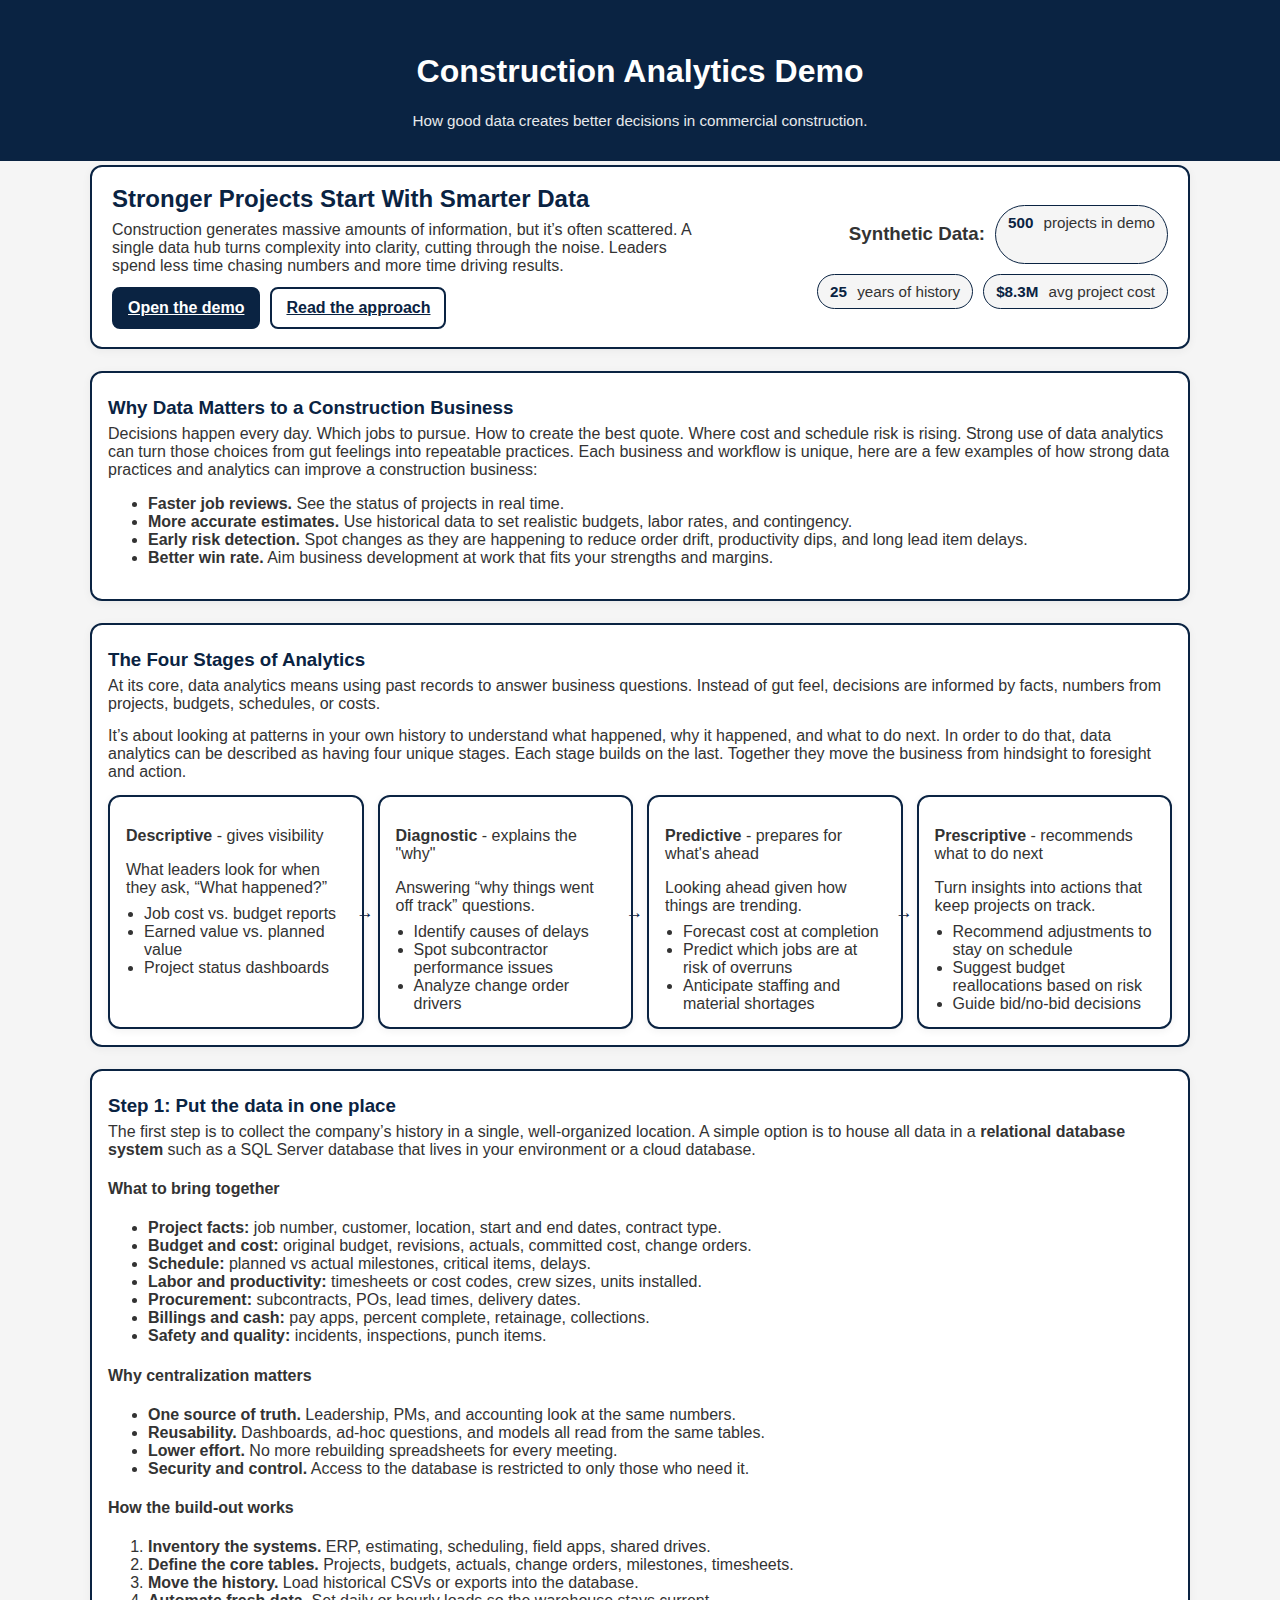
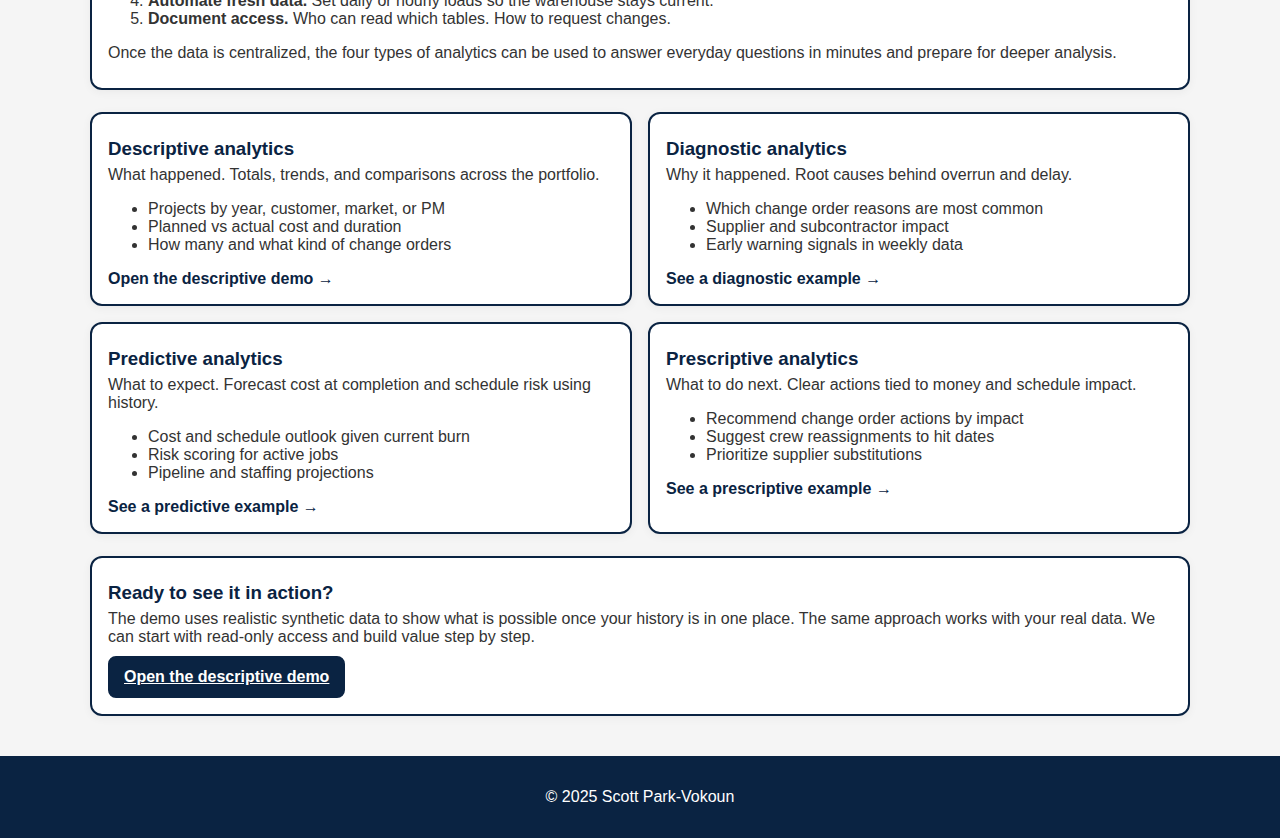
<file: index.html>
<!DOCTYPE html>
<html lang="en">
<head>
  <meta charset="UTF-8" />
  <meta name="viewport" content="width=device-width, initial-scale=1.0"/>
  <title>Construction Analytics Demo</title>
  <link rel="stylesheet" href="styles.css" />
</head>
<body>
  <!-- Header -->
  <header>
    <h1>Construction Analytics Demo</h1>
    <p class="subhead">How good data creates better decisions in commercial construction.</p>
  </header>

  <main class="home">
    <!-- Hero -->
    <section class="hero">
      <div class="hero-left">
        <h2>Stronger Projects Start With Smarter Data</h2>
        <p>
          Construction generates massive amounts of information, but it’s often scattered. A single data hub turns complexity into clarity, cutting through the noise. Leaders spend less time chasing numbers and more time driving results.
        </p>
        <div class="cta-row">
          <a class="btn primary" href="dashboards/descriptive.html">Open the demo</a>
          <a class="btn ghost" href="#why-data">Read the approach</a>
        </div>
      </div>
      <div class="hero-right">
        <h3 class="hero-right-title">Synthetic Data:</h3>
        <div class="chip"><span>500</span> projects in demo</div>
        <div class="chip"><span>25</span> years of history</div>
        <div class="chip"><span>$8.3M</span> avg project cost</div>
      </div>
    </section>

    <!-- Why data matters -->
    <section id="why-data" class="tiles-grid" style="grid-template-columns: 1fr;">
      <article class="tile-card">
        <h3>Why Data Matters to a Construction Business</h3>
        <p class="tile-copy">
          Decisions happen every day. Which jobs to pursue. How to create the best quote. Where cost and schedule risk is rising. Strong use of data analytics can turn those choices from gut feelings into repeatable practices. Each business and workflow is unique, here are a few examples of how strong data practices and analytics can improve a construction business:
        </p>
        <ul>
          <li><strong>Faster job reviews.</strong> See the status of projects in real time.</li>
          <li><strong>More accurate estimates.</strong> Use historical data to set realistic budgets, labor rates, and contingency.</li>
          <li><strong>Early risk detection.</strong> Spot changes as they are happening to reduce order drift, productivity dips, and long lead item delays.</li>
          <li><strong>Better win rate.</strong> Aim business development at work that fits your strengths and margins.</li>
        </ul>
      </article>
    </section>


    <!-- Four Stages of Analytics (bridge section) -->
<section id="analytics-stages" class="tiles-grid" style="grid-template-columns: 1fr;">
  <article class="tile-card">
    <h3>The Four Stages of Analytics</h3>
    <p class="stages-intro">
      At its core, data analytics means using past records to answer business questions. Instead of gut feel, decisions are informed by facts, numbers from projects, budgets, schedules, or costs.</p> 
    <p class="stages-intro">It’s about looking at patterns in your own history to understand what happened, why it happened, and what to do next. In order to do that, data analytics can be described as having four unique stages. Each stage builds on the last. Together they move the business from hindsight to foresight and action.
    </p>

    <div class="stage-flow">
      <article class="stage-card">
        <p><strong>Descriptive</strong> - gives visibility</p>
        <p class="stage-copy">What leaders look for when they ask, “What happened?”</p>
        <ul>
          <li>Job cost vs. budget reports</li>
          <li>Earned value vs. planned value</li>
          <li>Project status dashboards</li>
        </ul>
      </article>

      <article class="stage-card">
        <p><strong>Diagnostic</strong> - explains the "why"</p>
        <p class="stage-copy">Answering “why things went off track” questions.</p>
        <ul>
          <li>Identify causes of delays</li>
          <li>Spot subcontractor performance issues</li>
          <li>Analyze change order drivers</li>
        </ul>
      </article>

      <article class="stage-card">
        <p><strong>Predictive</strong> - prepares for what's ahead</p>
        <p class="stage-copy">Looking ahead given how things are trending.</p>
        <ul>
          <li>Forecast cost at completion</li>
          <li>Predict which jobs are at risk of overruns</li>
          <li>Anticipate staffing and material shortages</li>
        </ul>
      </article>

      <article class="stage-card">
        <p><strong>Prescriptive</strong> - recommends what to do next</p>
        <p class="stage-copy">Turn insights into actions that keep projects on track.</p>
        <ul>
          <li>Recommend adjustments to stay on schedule</li>
          <li>Suggest budget reallocations based on risk</li>
          <li>Guide bid/no-bid decisions</li>
        </ul>
      </article>
    </div>
  </article>
</section>



    <!-- Step 1: Centralize -->
    <section id="centralize" class="tiles-grid" style="grid-template-columns: 1fr;">
      <article class="tile-card">
        <h3>Step 1: Put the data in one place</h3>
        <p class="tile-copy">
          The first step is to collect the company’s history in a single, well-organized location. A simple option is to house all data in a <strong>relational database system</strong> such as a SQL Server database that lives in your environment or a cloud database.
        </p>

        <h4>What to bring together</h4>
        <ul>
          <li><strong>Project facts:</strong> job number, customer, location, start and end dates, contract type.</li>
          <li><strong>Budget and cost:</strong> original budget, revisions, actuals, committed cost, change orders.</li>
          <li><strong>Schedule:</strong> planned vs actual milestones, critical items, delays.</li>
          <li><strong>Labor and productivity:</strong> timesheets or cost codes, crew sizes, units installed.</li>
          <li><strong>Procurement:</strong> subcontracts, POs, lead times, delivery dates.</li>
          <li><strong>Billings and cash:</strong> pay apps, percent complete, retainage, collections.</li>
          <li><strong>Safety and quality:</strong> incidents, inspections, punch items.</li>
        </ul>

        <h4>Why centralization matters</h4>
        <ul>
          <li><strong>One source of truth.</strong> Leadership, PMs, and accounting look at the same numbers.</li>
          <li><strong>Reusability.</strong> Dashboards, ad-hoc questions, and models all read from the same tables.</li>
          <li><strong>Lower effort.</strong> No more rebuilding spreadsheets for every meeting.</li>
          <li><strong>Security and control.</strong> Access to the database is restricted to only those who need it.</li>
        </ul>

        <h4>How the build-out works</h4>
        <ol>
          <li><strong>Inventory the systems.</strong> ERP, estimating, scheduling, field apps, shared drives.</li>
          <li><strong>Define the core tables.</strong> Projects, budgets, actuals, change orders, milestones, timesheets.</li>
          <li><strong>Move the history.</strong> Load historical CSVs or exports into the database.</li>
          <li><strong>Automate fresh data.</strong> Set daily or hourly loads so the warehouse stays current.</li>
          <li><strong>Document access.</strong> Who can read which tables. How to request changes.</li>
        </ol>

        <p class="tile-copy">
          Once the data is centralized, the four types of analytics can be used to answer everyday questions in minutes and prepare for deeper analysis.
        </p>
      </article>
    </section>
    <!-- What we can do once data is centralized -->
    <section id="stages" class="tiles-grid">
      <article class="tile-card">
        <h3>Descriptive analytics</h3>
        <p class="tile-copy">What happened. Totals, trends, and comparisons across the portfolio.</p>
        <ul>
          <li>Projects by year, customer, market, or PM</li>
          <li>Planned vs actual cost and duration</li>
          <li>How many and what kind of change orders</li>
        </ul>
        <a class="tile-link" href="dashboards/descriptive.html">Open the descriptive demo →</a>
      </article>

      <article class="tile-card">
        <h3>Diagnostic analytics</h3>
        <p class="tile-copy">Why it happened. Root causes behind overrun and delay.</p>
        <ul>
          <li>Which change order reasons are most common</li>
          <li>Supplier and subcontractor impact</li>
          <li>Early warning signals in weekly data</li>
        </ul>
        <a class="tile-link" href="dashboards/diagnostic.html">See a diagnostic example →</a>
      </article>

      <article class="tile-card">
        <h3>Predictive analytics</h3>
        <p class="tile-copy">What to expect. Forecast cost at completion and schedule risk using history.</p>
        <ul>
          <li>Cost and schedule outlook given current burn</li>
          <li>Risk scoring for active jobs</li>
          <li>Pipeline and staffing projections</li>
        </ul>
        <a class="tile-link" href="dashboards/predictive.html">See a predictive example →</a>
      </article>

      <article class="tile-card">
        <h3>Prescriptive analytics</h3>
        <p class="tile-copy">What to do next. Clear actions tied to money and schedule impact.</p>
        <ul>
          <li>Recommend change order actions by impact</li>
          <li>Suggest crew reassignments to hit dates</li>
          <li>Prioritize supplier substitutions</li>
        </ul>
        <a class="tile-link" href="dashboards/prescriptive.html">See a prescriptive example →</a>
      </article>
    </section>

    <!-- Final CTA -->
    <section class="tiles-grid" style="grid-template-columns: 1fr;">
      <article class="tile-card">
        <h3>Ready to see it in action?</h3>
        <p class="tile-copy">
          The demo uses realistic synthetic data to show what is possible once your history is in one place.
          The same approach works with your real data. We can start with read-only access and build value step by step.
        </p>
        <a class="btn primary" href="dashboards/descriptive.html">Open the descriptive demo</a>
      </article>
    </section>
  </main>

  <footer>
    <p>© 2025 Scott Park-Vokoun</p>
  </footer>

  <!-- Make entire tile clickable via keyboard and mouse -->
  <script>
    document.querySelectorAll('.tile-card').forEach(card => {
      const link = card.querySelector('a.tile-link, .btn.primary');
      if (!link) return;
      card.tabIndex = 0;
      card.addEventListener('click', e => {
        if (e.target.tagName.toLowerCase() !== 'a') link.click();
      });
      card.addEventListener('keypress', e => {
        if (e.key === 'Enter' || e.key === ' ') link.click();
      });
      card.setAttribute('role', 'link');
      card.setAttribute('aria-label', link.textContent);
    });
  </script>
</body>
</html>
</file>
<file: styles.css>
:root {
  --navy-blue: #0A2342;
  --gold-accent: #CFAE5D;
  --light-bg: #F5F5F5;
  --text-dark: #333333;
  --text-light: #ffffff;
}

/* Base */
body {
  font-family: Arial, sans-serif;
  margin: 0;
  padding: 0;
  background: var(--light-bg);
  color: var(--text-dark);
}
header {
  background-color: var(--navy-blue);
  color: var(--text-light);
  padding: 2rem;
  text-align: center;
}
footer {
  background: var(--navy-blue);
  color: var(--text-light);
  text-align: center;
  padding: 1rem;
}

/* Cards */
.card { background: #fff; border: 2px solid var(--navy-blue); border-radius: 10px; }
.card h2 { color: var(--navy-blue); margin: 0 0 .5rem 0; }
.card p { margin: 0; }

/* Page container */
main { max-width: 1200px; margin: 0 auto; padding: 24px 16px 40px; }

/* Controls */
.controls {
  display: flex; align-items: center; justify-content: center; gap: 12px;
  margin: 8px 0 18px;
}
.controls select {
  padding: 0.5rem; font-size: 1rem; border: 1px solid var(--navy-blue); border-radius: 6px;
}

/* KPI cards grid */
.summary-cards {
  display: grid;
  grid-template-columns: repeat(auto-fit, minmax(240px, 1fr));
  gap: 16px;
  align-items: stretch;
  margin-bottom: 18px;
}
.summary-cards .card {
  padding: 16px 18px;
  min-height: 120px;
  display: flex; flex-direction: column; justify-content: space-between;
}
/* Put the 4th card on its own centered column (desktop) */
.summary-cards .card:nth-child(4) { grid-column: 2 / span 1; }

/* Charts grid */
.charts-grid {
  display: grid;
  gap: 16px;
  grid-template-columns: repeat(3, minmax(280px, 1fr));
}
.chart-card {
  padding: 12px 14px;
  height: 360px;
  display: flex; flex-direction: column;
  box-shadow: 0 2px 8px rgba(0,0,0,0.06);
}
.chart-card h3 { margin: 2px 0 10px; font-weight: 600; }
.chart-card canvas { flex: 1; }

/* Hover polish */
main .card { transition: transform .2s ease, box-shadow .2s ease; }
main .card:hover { transform: translateY(-2px); box-shadow: 0 6px 16px rgba(0,0,0,0.12); }

/* Responsive */
@media (max-width: 900px) {
  .summary-cards { grid-template-columns: repeat(2, minmax(220px, 1fr)); }
  .summary-cards .card:nth-child(4) { grid-column: auto; }
  .charts-grid { grid-template-columns: 1fr; }
}


/* ---------- Home / Landing ---------- */
.home {
  max-width: 1100px;
  margin: 0 auto;
  padding: 24px 16px 40px;
}

.subhead {
  margin: 6px 0 0;
  opacity: 0.9;
  font-size: 0.95rem;
}

/* Hero */
.hero {
  display: grid;
  grid-template-columns: 1.3fr 1fr;
  gap: 24px;
  align-items: center;
  background: #fff;
  border: 2px solid var(--navy-blue);
  border-radius: 12px;
  padding: 18px 20px;
  margin-top: -20px; /* pulls hero closer to header */
  box-shadow: 0 2px 10px rgba(0,0,0,0.05);
}
.hero-left h2 {
  margin: 0 0 8px;
  color: var(--navy-blue);
}
.hero-left p { margin: 0 0 12px; }
.cta-row { display: flex; gap: 10px; }

.btn {
  display: inline-block;
  padding: 10px 14px;
  border-radius: 8px;
  border: 2px solid var(--navy-blue);
  font-weight: 600;
}
.btn.primary { background: var(--navy-blue); color: #fff; }
.btn.ghost { background: transparent; color: var(--navy-blue); }
.btn:hover { transform: translateY(-1px); box-shadow: 0 4px 10px rgba(0,0,0,0.08); }

.hero-right {
  display: flex;
  flex-wrap: wrap;
  gap: 10px;
  justify-content: flex-end;
}
.chip {
  background: var(--light-bg);
  border: 1px solid var(--navy-blue);
  border-radius: 999px;
  padding: 8px 12px;
  font-size: 0.95rem;
}
.chip span { font-weight: 700; margin-right: 6px; color: var(--navy-blue); }

/* Tiles */
.tiles-grid {
  margin-top: 22px;
  display: grid;
  grid-template-columns: repeat(2, minmax(260px, 1fr));
  gap: 16px;
}
.tile-card {
  background: #fff;
  border: 2px solid var(--navy-blue);
  border-radius: 12px;
  padding: 16px;
  box-shadow: 0 2px 10px rgba(0,0,0,0.05);
  cursor: pointer;
  transition: transform .15s ease, box-shadow .15s ease;
}
.tile-card:hover { transform: translateY(-2px); box-shadow: 0 8px 20px rgba(0,0,0,0.10); }
.tile-icon { font-size: 1.4rem; }
.tile-card h3 { margin: 8px 0 6px; color: var(--navy-blue); }
.tile-copy { margin: 0 0 10px; }
.tile-link { color: var(--navy-blue); font-weight: 600; text-decoration: none; }
.tile-link:hover { color: var(--gold-accent); }

/* Responsive */
@media (max-width: 900px) {
  .hero { grid-template-columns: 1fr; }
  .hero-right { justify-content: flex-start; }
  .tiles-grid { grid-template-columns: 1fr; }
}

/* ---------- Four Stages (clean layout) ---------- */
.container { max-width: 1100px; margin: 0 auto; padding: 0 16px; }

.stages { margin: 18px 0 12px; }
.stages h3 { margin: 0 0 6px; color: var(--navy-blue); }
.stages-intro, .stages-outro { margin: 6px 0 14px; }

.stage-flow {
  display: flex;
  gap: 14px;
  align-items: stretch;        /* equal heights */
  justify-content: space-between;
  flex-wrap: nowrap;
}

.stage-card {
  flex: 1 1 0;
  display: flex;
  flex-direction: column;
  background: #fff;
  border: 2px solid var(--navy-blue);
  border-radius: 12px;
  padding: 14px 16px;
  box-shadow: 0 2px 8px rgba(0,0,0,0.06);
  position: relative;
  min-height: 200px;
}

/* Arrow between cards (no extra markup) */
.stage-card:not(:last-child)::after {
  content: "→";
  position: absolute;
  right: -12px;
  top: 50%;
  transform: translateY(-50%);
  color: var(--navy-blue);
  font-weight: 700;
  font-size: 1.1rem;
}

.stage-icon { font-size: 1.4rem; line-height: 1; margin-bottom: 6px; }
.stage-card h4 { margin: 4px 0 6px; color: var(--navy-blue); }
.stage-copy { margin: 0 0 8px; }
.stage-card ul { margin: 0; padding-left: 18px; }

.stage-card { transition: transform .15s ease, box-shadow .15s ease; }
.stage-card:hover { transform: translateY(-2px); box-shadow: 0 8px 20px rgba(0,0,0,0.10); }

/* Tablet: 2x2 grid, remove inline arrows to avoid awkward wrapping */
@media (max-width: 1000px) {
  .stage-flow {
    flex-wrap: wrap;
    row-gap: 14px;
  }
  .stage-card { flex: 1 1 calc(50% - 7px); }
  .stage-card::after { display: none; }
}

/* Phone: single column */
@media (max-width: 640px) {
  .stage-card { flex: 1 1 100%; }
}
</file>
